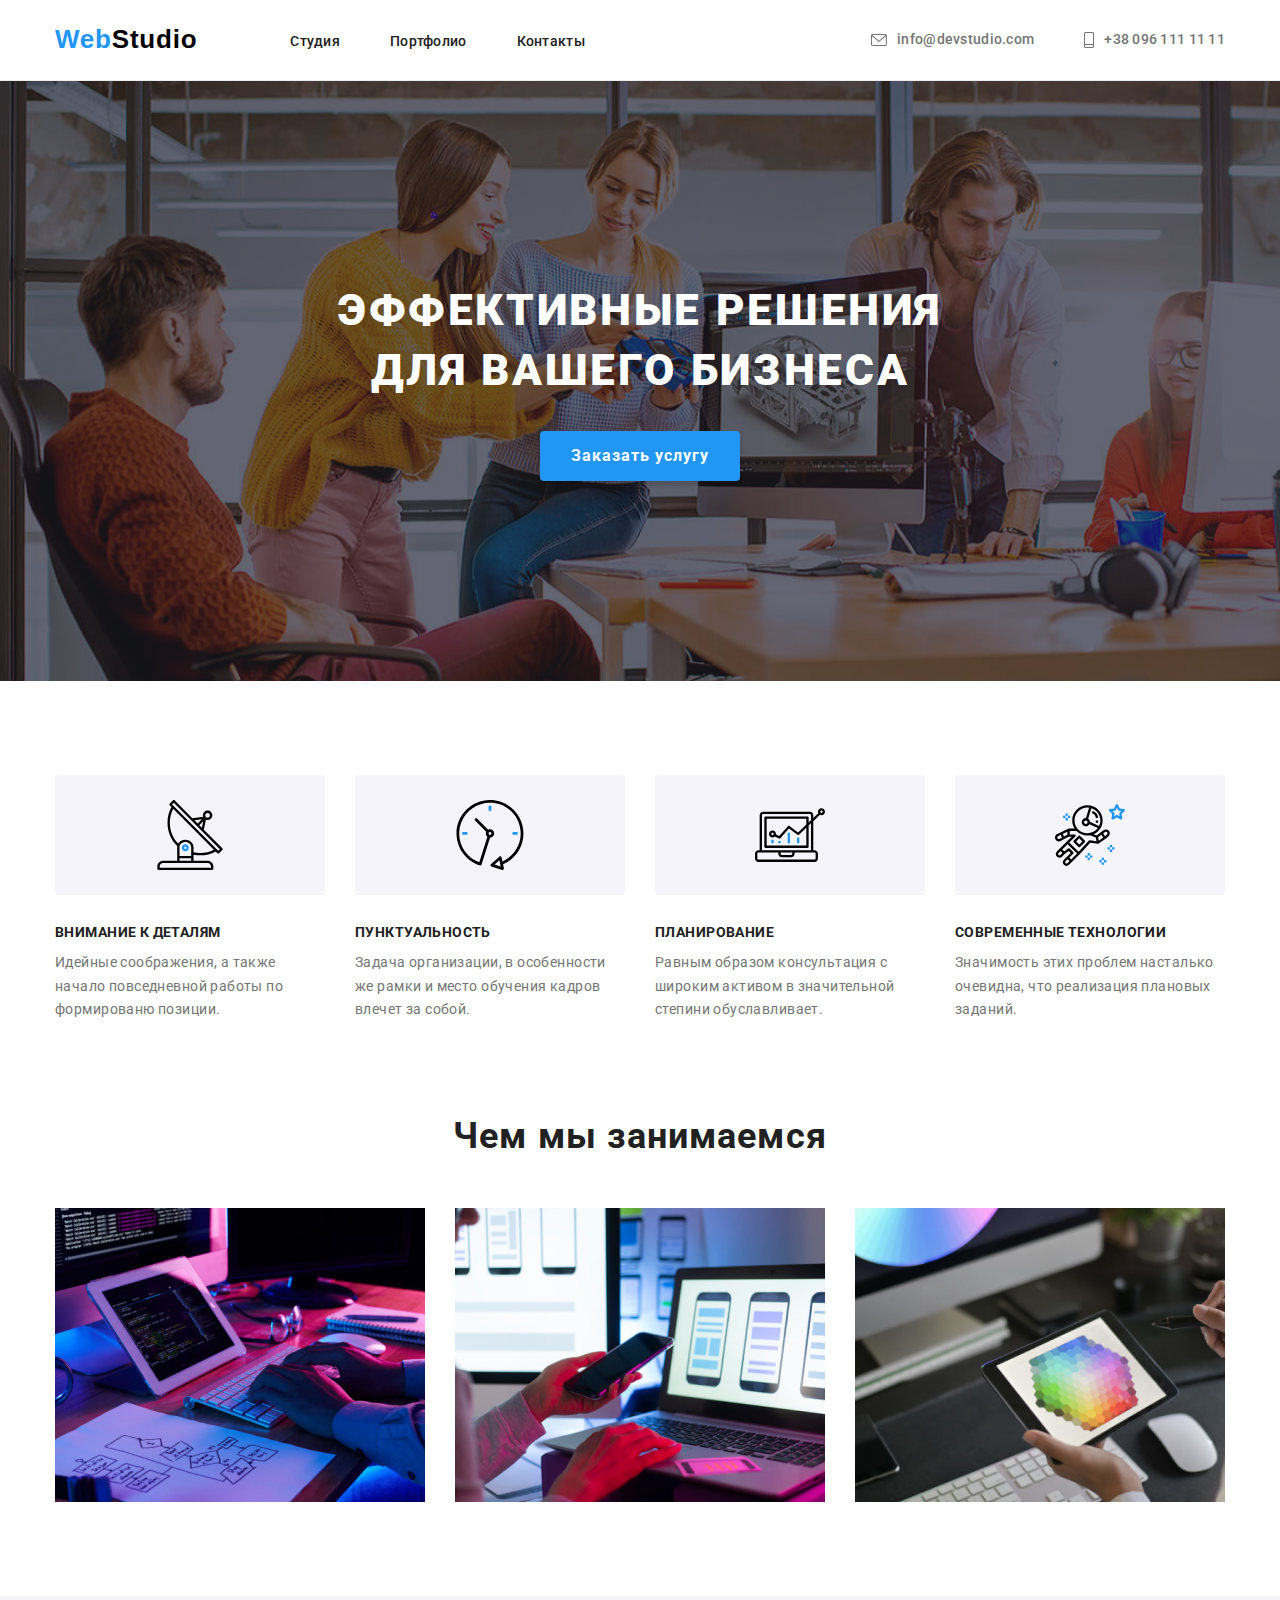
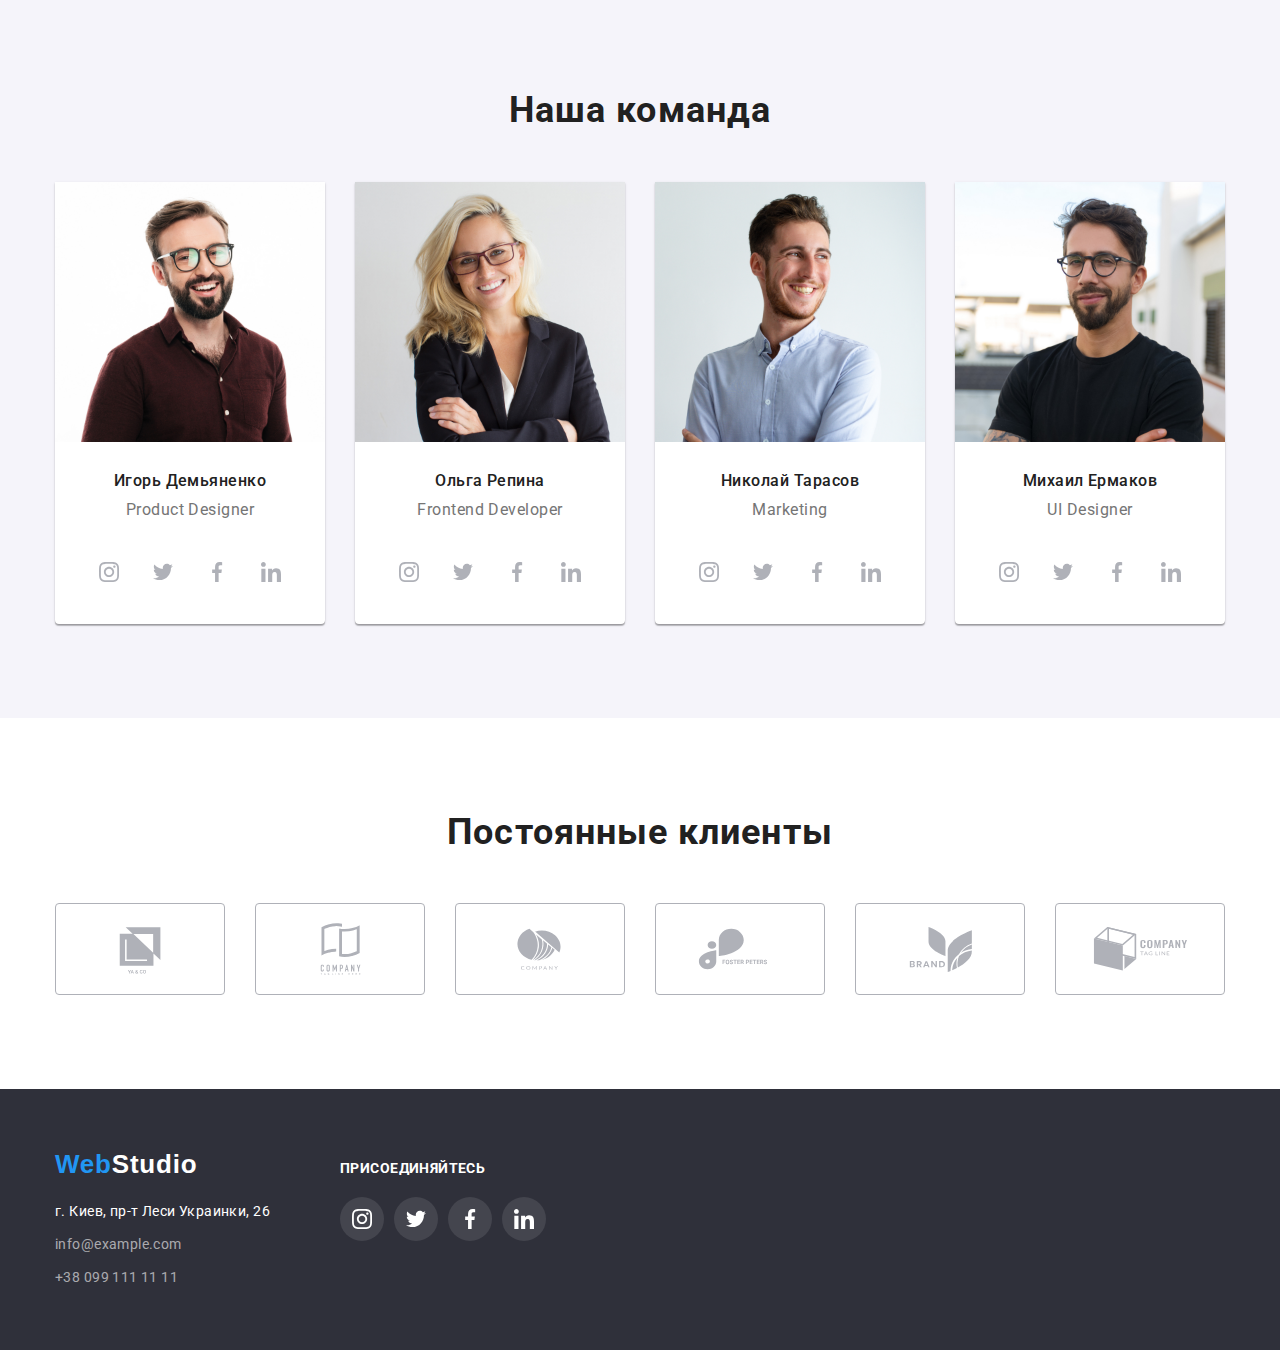
<file: index.html>
<!DOCTYPE html>
<html lang="ru">
<head>
    <meta charset="UTF-8">
    <meta http-equiv="X-UA-Compatible" content="IE=edge">
    <meta name="viewport" content="width=device-width, initial-scale=1.0">
    <title>Main Page</title>
    <link rel="stylesheet" href="https://cdnjs.cloudflare.com/ajax/libs/modern-normalize/1.1.0/modern-normalize.min.css" integrity="sha512-wpPYUAdjBVSE4KJnH1VR1HeZfpl1ub8YT/NKx4PuQ5NmX2tKuGu6U/JRp5y+Y8XG2tV+wKQpNHVUX03MfMFn9Q==" crossorigin="anonymous" referrerpolicy="no-referrer" />
    <link rel="stylesheet" href="./css/styles.css">
    <link href="https://fonts.googleapis.com/css2?family=Roboto:wght@400;500;700;900&display=swap" rel="stylesheet">
</head>
<body>
    <header class="header">
        <div class="header-container container">
            <nav class="header-logo">
                <a class="header-link" href="index.html"><span class="header-link-logo">Web</span>Studio</a>   
                <ul class="header-top">
                    <li class="header-top-item">
                        <a class="header-top-link" href="#">Студия</a>
                    </li>
                    <li class="header-top-item">
                        <a class="header-top-link" href="portfolio.html">Портфолио</a>
                    </li>
                    <li class="header-top-item">
                        <a class="header-top-link" href="">Контакты</a>
                    </li>
                </ul>                 
            </nav>
            <ul class="header-bottom">                  
                <li class="header-bottom-item">
                    <a class="header-bottom-link" href="mailto:info@devstudio.com">
                        <svg class="header-bottom-icon" width="16" height="12">
                            <use href="./images/icons.svg#icon-letter" ></use>
                        </svg> 
                        info@devstudio.com
                    </a>        
                </li>
                <li class="header-bottom-item">
                    <a class="header-bottom-link" href="tel:+380961111111">
                        <svg class="header-bottom-icon" width="10" height="16">
                            <use href="./images/icons.svg#icon-phone"></use>
                        </svg>
                        +38 096 111 11 11
                    </a>
                </li>
            </ul>
        </div>
    </header>
    <main>
        <section class="info">
            <div class="info-container container">
                <h1>ЭФФЕКТИВНЫЕ РЕШЕНИЯ ДЛЯ ВАШЕГО БИЗНЕСА</h1>
                <button class="info-butt" type="button">Заказать услугу</button>
            </div>
        </section>
        <section class="business">
            <div class="business-container container">
                <ul class="business-menu">
                    <li class="business-menu-item">
                        <div class="business-menu-icon">
                            <svg class="business-menu-antenna" width="70" height="70">
                                <use href="./images/icons.svg#icon-antenna"></use>
                            </svg>
                        </div>
                        <h3>ВНИМАНИЕ К ДЕТАЛЯМ</h3>
                        <p>Идейные соображения, а также начало повседневной работы по формированю позиции.</p>
                    </li>
                    <li class="business-menu-item">
                        <div class="business-menu-icon">
                            <svg class="business-menu-clock" width="70" height="70">
                                <use href="./images/icons.svg#icon-clock"></use>
                            </svg>
                        </div>
                        <h3>ПУНКТУАЛЬНОСТЬ</h3>
                        <p>Задача организации, в особенности же рамки и место обучения кадров влечет за собой.</p>
                    </li>
                    <li class="business-menu-item">
                        <div class="business-menu-icon">
                            <svg class="business-menu-diagram" width="70" height="70">
                                <use href="./images/icons.svg#icon-diagram"></use>
                            </svg>
                        </div>
                        <h3>ПЛАНИРОВАНИЕ</h3>
                        <p>Равным образом консультация с широким активом в значительной степини обуславливает.</p>
                    </li>
                    <li class="business-menu-item">
                        <div class="business-menu-icon">
                            <svg class="business-menu-astronaut" width="70" height="70">
                                <use href="./images/icons.svg#icon-astronaut"></use>
                            </svg>
                        </div>
                        <h3>СОВРЕМЕННЫЕ ТЕХНОЛОГИИ</h3>
                        <p>Значимость этих проблем насталько очевидна, что реализация плановых заданий.</p>
                    </li>
                </ul>
            </div>
        </section>
        <section class="work">
            <div class="work-container container">
                <h2>Чем мы занимаемся</h2>
                <ul class="work-list">
                    <li class="work-list-item">
                        <img src="./images/img1.jpg" alt="печатает на клавиатуре" width="370">
                    </li>
                    <li class="work-list-item">
                        <img src="./images/img2.jpg" alt="работа с телефоном и компьютером" width="370">
                    </li>
                    <li class="work-list-item">
                        <img src="./images/img3.jpg" alt="палитра цветов на планшете" width="370">
                    </li>
                </ul>
            </div>
        </section>
        <section class="team">
            <div class="team-container container">
                <h2>Наша команда</h2>
                <ul class="team-list">
                    <li class="team-list-item">
                        <img src="./images/img4.jpg" alt="Игорь Демьяненко" width="270">
                        <h3>Игорь Демьяненко</h3>
                        <p>Product Designer</p>
                        <ul class="socialnetworks-list">
                            <li class="socialnetworks-item">
                                <a href="" class="socialnetworks-link">
                                    <svg class="socialnetworks-icon" width="20" height="20">
                                        <use href="./images/icons.svg#icon-instagram"></use>
                                    </svg>
                                </a>
                            </li>
                            <li class="socialnetworks-item">
                                <a href="" class="socialnetworks-link">
                                    <svg class="socialnetworks-icon" width="20" height="20">
                                        <use href="./images/icons.svg#icon-twitter"></use>
                                    </svg>
                                </a>
                            </li>
                            <li class="socialnetworks-item">
                                <a href="" class="socialnetworks-link">
                                    <svg class="socialnetworks-icon" width="20" height="20">
                                        <use href="./images/icons.svg#icon-facebook"></use>
                                    </svg>
                                </a>
                            </li>
                            <li class="socialnetworks-item">
                                <a href="" class="socialnetworks-link">
                                    <svg class="socialnetworks-icon" width="20" height="20">
                                        <use href="./images/icons.svg#icon-linkedin"></use>
                                    </svg>
                                </a>
                            </li>
                        </ul>
                    </li>
                    <li class="team-list-item">
                        <img src="./images/img5.jpg" alt="Ольга Репина" width="270">
                        <h3>Ольга Репина</h3>
                        <p>Frontend Developer</p>
                        <ul class="socialnetworks-list">
                            <li class="socialnetworks-item">
                                <a href="" class="socialnetworks-link">
                                    <svg class="socialnetworks-icon" width="20" height="20">
                                        <use href="./images/icons.svg#icon-instagram"></use>
                                    </svg>
                                </a>
                            </li>
                            <li class="socialnetworks-item">
                                <a href="" class="socialnetworks-link">
                                    <svg class="socialnetworks-icon" width="20" height="20">
                                        <use href="./images/icons.svg#icon-twitter"></use>
                                    </svg>
                                </a>
                            </li>
                            <li class="socialnetworks-item">
                                <a href="" class="socialnetworks-link">
                                    <svg class="socialnetworks-icon" width="20" height="20">
                                        <use href="./images/icons.svg#icon-facebook"></use>
                                    </svg>
                                </a>
                            </li>
                            <li class="socialnetworks-item">
                                <a href="" class="socialnetworks-link">
                                    <svg class="socialnetworks-icon" width="20" height="20">
                                        <use href="./images/icons.svg#icon-linkedin"></use>
                                    </svg>
                                </a>
                            </li>
                        </ul>
                    </li>
                    <li class="team-list-item">
                        <img src="./images/img6.jpg" alt="Николай Тарасов" width="270">
                        <h3>Николай Тарасов</h3>
                        <p>Marketing</p>
                        <ul class="socialnetworks-list">
                            <li class="socialnetworks-item">
                                <a href="" class="socialnetworks-link">
                                    <svg class="socialnetworks-icon" width="20" height="20">
                                        <use href="./images/icons.svg#icon-instagram"></use>
                                    </svg>
                                </a>
                            </li>
                            <li class="socialnetworks-item">
                                <a href="" class="socialnetworks-link">
                                    <svg class="socialnetworks-icon" width="20" height="20">
                                        <use href="./images/icons.svg#icon-twitter"></use>
                                    </svg>
                                </a>
                            </li>
                            <li class="socialnetworks-item">
                                <a href="" class="socialnetworks-link">
                                    <svg class="socialnetworks-icon" width="20" height="20">
                                        <use href="./images/icons.svg#icon-facebook"></use>
                                    </svg>
                                </a>
                            </li>
                            <li class="socialnetworks-item">
                                <a href="" class="socialnetworks-link">
                                    <svg class="socialnetworks-icon" width="20" height="20">
                                        <use href="./images/icons.svg#icon-linkedin"></use>
                                    </svg>
                                </a>
                            </li>
                        </ul>
                    </li>
                    <li class="team-list-item">
                        <img src="./images/img7.jpg" alt="Михаил Ермаков" width="270">
                        <h3>Михаил Ермаков</h3>
                        <p>UI Designer</p>
                        <ul class="socialnetworks-list">
                            <li class="socialnetworks-item">
                                <a href="" class="socialnetworks-link">
                                    <svg class="socialnetworks-icon" width="20" height="20">
                                        <use href="./images/icons.svg#icon-instagram"></use>
                                    </svg>
                                </a>
                            </li>
                            <li class="socialnetworks-item">
                                <a href="" class="socialnetworks-link">
                                    <svg class="socialnetworks-icon" width="20" height="20">
                                        <use href="./images/icons.svg#icon-twitter"></use>
                                    </svg>
                                </a>
                            </li>
                            <li class="socialnetworks-item">
                                <a href="" class="socialnetworks-link">
                                    <svg class="socialnetworks-icon" width="20" height="20">
                                        <use href="./images/icons.svg#icon-facebook"></use>
                                    </svg>
                                </a>
                            </li>
                            <li class="socialnetworks-item">
                                <a href="" class="socialnetworks-link">
                                    <svg class="socialnetworks-icon" width="20" height="20">
                                        <use href="./images/icons.svg#icon-linkedin"></use>
                                    </svg>
                                </a>
                            </li>
                        </ul>
                    </li>
                </ul>
            </div>
        </section>
        <section class="customers">
            <div class="container-customers container">
                <h2>Постоянные клиенты</h2>
                <ul class="customers-list">
                    <li class="customers-item">
                        <a href="" class="customers-link">
                            <svg class="customers-icon" width="106" height="60">
                                <use href="./images/icons.svg#icon-Logo1"></use>
                            </svg>
                        </a>
                    </li>
                    <li class="customers-item">
                        <a href="" class="customers-link">
                            <svg class="customers-icon" width="106" height="60">
                                <use href="./images/icons.svg#icon-Logo2"></use>
                            </svg>
                        </a>
                    </li>
                    <li class="customers-item">
                        <a href="" class="customers-link">
                            <svg class="customers-icon" width="106" height="60">
                                <use href="./images/icons.svg#icon-Logo3"></use>
                            </svg>
                        </a>
                    </li>
                    <li class="customers-item">
                        <a href="" class="customers-link">
                            <svg class="customers-icon" width="106" height="60">
                                <use href="./images/icons.svg#icon-Logo4"></use>
                            </svg>
                        </a>
                    </li>
                    <li class="customers-item">
                        <a href="" class="customers-link">
                            <svg class="customers-icon" width="106" height="60">
                                <use href="./images/icons.svg#icon-Logo5"></use>
                            </svg>
                        </a>
                    </li>
                    <li class="customers-item">
                        <a href="" class="customers-link">
                            <svg class="customers-icon" width="106" height="60">
                                <use href="./images/icons.svg#icon-Logo6"></use>
                            </svg>
                        </a>
                    </li>
                </ul>
            </div>
        </section>   
    </main>
    <footer class="footer">
        <div class="footer-info container">
            <address>
                <a class="footer-info-logo" href="index.html"><span>Web</span>Studio</a>
                <ul class="footer-menu-list">
                    <li class="footer-menu-item">
                        <a class="footer-menu-adrs" href="">г. Киев, пр-т Леси Украинки, 26</a>
                    </li>
                    <li class="footer-menu-item">
                        <a class="footer-menu-link" href="mailto:info@example.com">info@example.com</a>
                    </li>
                    <li class="footer-menu-item">
                        <a class="footer-menu-link" href="tel:+380991111111">+38 099 111 11 11</a>
                    </li>
                </ul>
            </address>
        <div class="join">
            <p>ПРИСОЕДИНЯЙТЕСЬ</p>
            <ul class="join-socnetworks">
                <li class="join-socnetworks-item">
                    <a href="" class="join-socnetworks-link">
                        <svg class="join-socnetworks-icon" width="20" height="20">
                            <use href="./images/icons.svg#icon-instagram"></use>
                        </svg>
                    </a>
                </li>
                <li class="join-socnetworks-item">
                    <a href="" class="join-socnetworks-link">
                        <svg class="join-socnetworks-icon" width="20" height="20">
                            <use href="./images/icons.svg#icon-twitter"></use>
                        </svg>
                    </a>
                </li>
                <li class="join-socnetworks-item">
                    <a href="" class="join-socnetworks-link">
                        <svg class="join-socnetworks-icon" width="20" height="20">
                            <use href="./images/icons.svg#icon-facebook"></use>
                        </svg>
                    </a>
                </li>
                <li class="join-socnetworks-item">
                    <a href="" class="join-socnetworks-link">
                        <svg class="join-socnetworks-icon" width="20" height="20">
                            <use href="./images/icons.svg#icon-linkedin"></use>
                        </svg>
                    </a>
                </li>
            </ul>
        </div>
    </div>
    </footer>
</body>
</html>
</file>
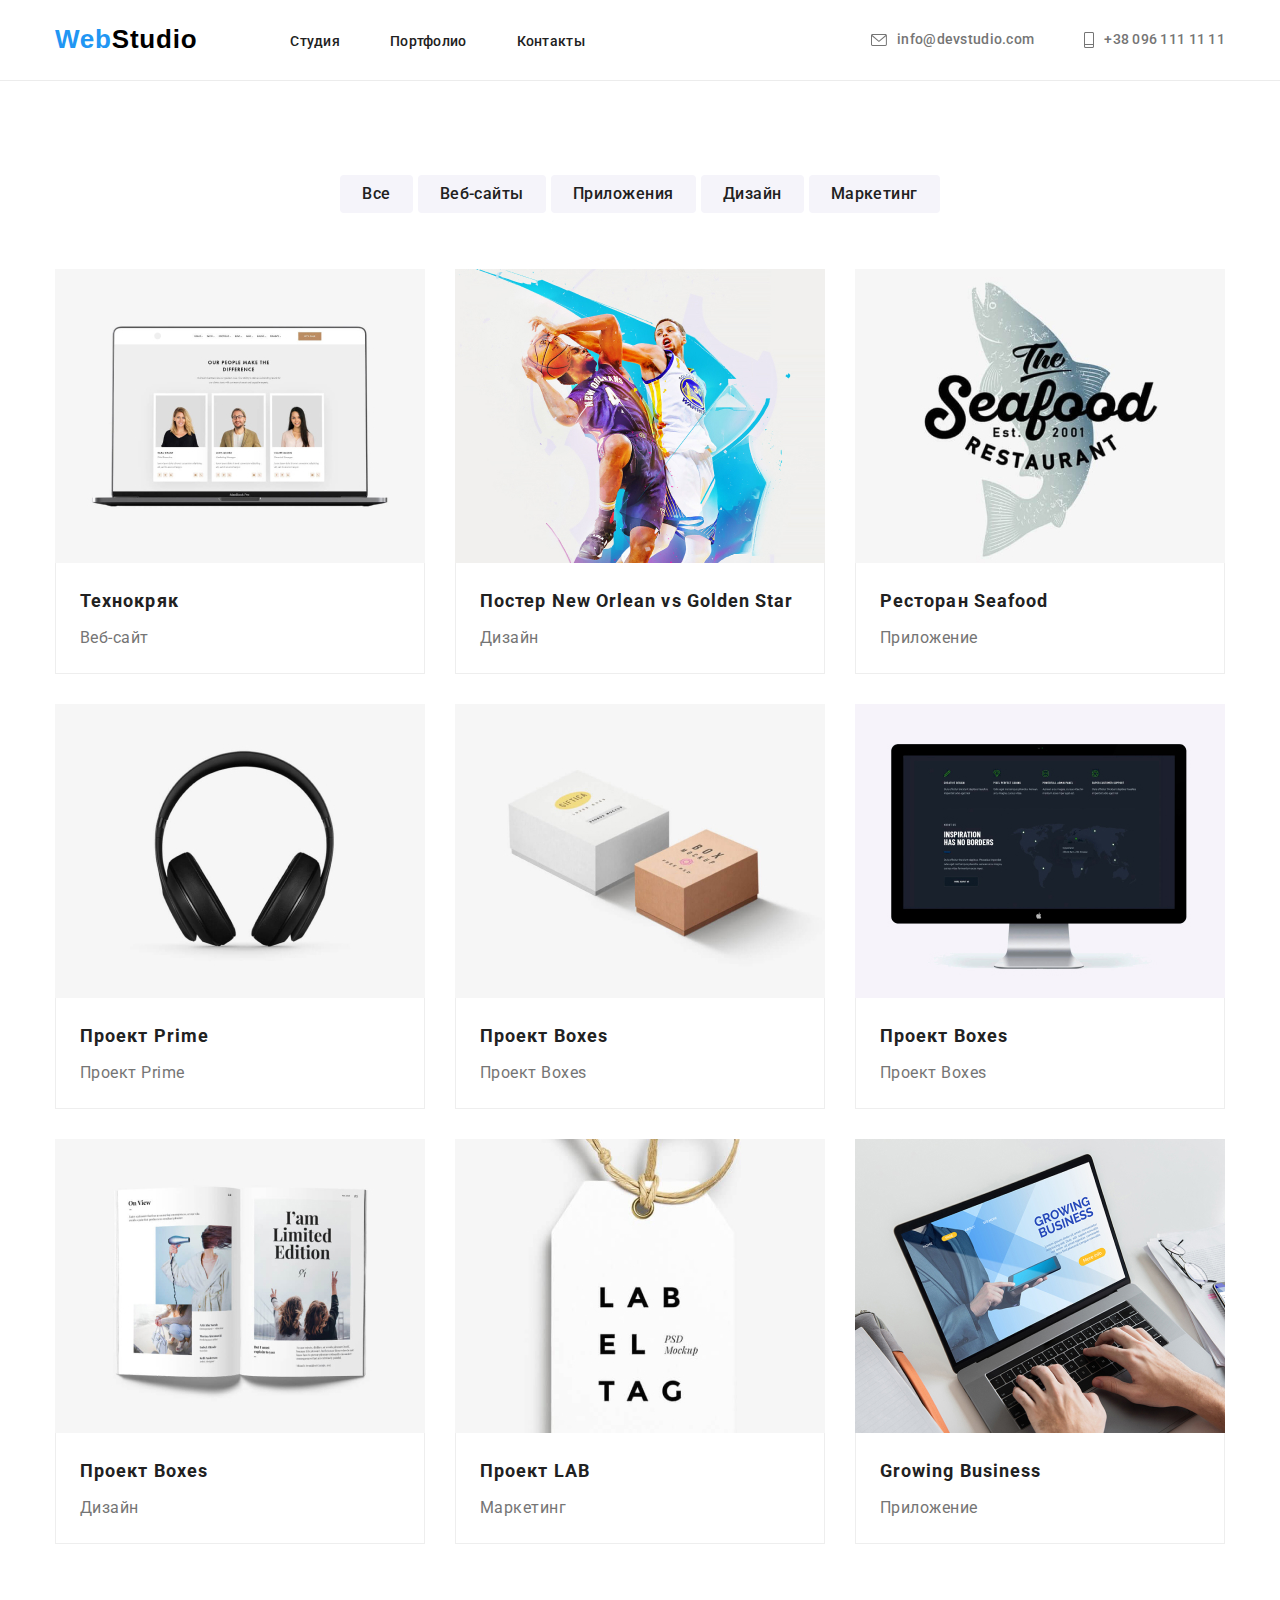
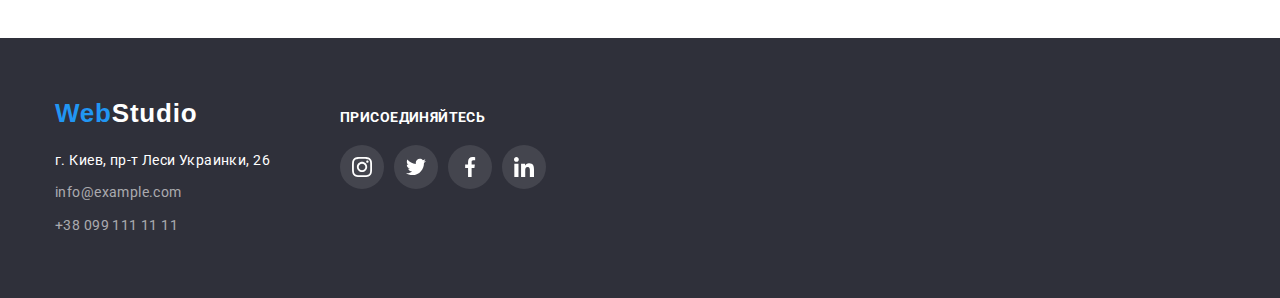
<file: portfolio.html>
<!DOCTYPE html>
<html lang="ru">
<head>
    <meta charset="UTF-8">
    <meta http-equiv="X-UA-Compatible" content="IE=edge">
    <meta name="viewport" content="width=device-width, initial-scale=1.0">
    <title>Portfolio</title>
    <link rel="stylesheet" href="https://cdnjs.cloudflare.com/ajax/libs/modern-normalize/1.1.0/modern-normalize.min.css" integrity="sha512-wpPYUAdjBVSE4KJnH1VR1HeZfpl1ub8YT/NKx4PuQ5NmX2tKuGu6U/JRp5y+Y8XG2tV+wKQpNHVUX03MfMFn9Q==" crossorigin="anonymous" referrerpolicy="no-referrer" />
    <link rel="stylesheet" href="./css/styles.css">
    <link href="https://fonts.googleapis.com/css2?family=Roboto:wght@400;500;700;900&display=swap" rel="stylesheet">
</head>
<body>
    <header class="header">
        <div class="header-container container">
            <nav class="header-logo">
                <a class="header-link" href="index.html"><span class="header-link-logo">Web</span>Studio</a>   
                <ul class="header-top">
                    <li class="header-top-item">
                        <a class="header-top-link" href="index.html">Студия</a>
                    </li>
                    <li class="header-top-item">
                        <a class="header-top-link" href="#">Портфолио</a>
                    </li>
                    <li class="header-top-item">
                        <a class="header-top-link" href="">Контакты</a>
                    </li>
                </ul>                 
            </nav>
            <ul class="header-bottom">
                <li class="header-bottom-item">
                    <a class="header-bottom-link" href="mailto:info@devstudio.com">
                        <svg class="header-bottom-icon" width="16" height="12">
                            <use href="./images/icons.svg#icon-letter" ></use>
                        </svg> 
                        info@devstudio.com
                    </a>        
                </li>
                <li class="header-bottom-item">
                    <a class="header-bottom-link" href="tel:+380961111111">
                        <svg class="header-bottom-icon" width="10" height="16">
                            <use href="./images/icons.svg#icon-phone"></use>
                        </svg>
                        +38 096 111 11 11
                    </a>
                </li>
            </ul>
        </div>
    </header>
    <main>
        <section class="projects">
            <div class="projects-container container">
                <ul class="projects-buttons">
                    <li class="projects-buttons-item">
                        <button type="button">Все</button>   
                    </li>
                    <li class="projects-buttons-item">
                        <button type="button">Веб-сайты</button>
                    </li>
                    <li class="projects-buttons-item">
                        <button type="button">Приложения</button>
                    </li>
                    <li class="projects-buttons-item">
                        <button type="button">Дизайн</button>
                    </li>
                    <li class="projects-buttons-item">
                        <button type="button">Маркетинг</button>
                    </li>
                </ul>
            
                <ul class="projects-menu">
                    <li class="projects-menu-item">
                        <a href="" class="projects-menu-link">
                            <img src="./images/img-1.jpg" alt="Веб-сайт на екране ноутбука" width="370">
                            <div class="projects-menu-info">
                                <h3>Технокряк</h3>
                                <p>Веб-сайт</p>
                            </div>
                        </a>
                    </li>
                    <li class="projects-menu-item">
                        <a href="" class="projects-menu-link">
                            <img src="./images/img-2.jpg" alt="Постер двух баскетболистов" width="370">
                            <div class="projects-menu-info">
                                <h3>Постер New Orlean vs Golden Star</h3>
                                <p>Дизайн</p>
                            </div>
                        </a>
                    </li>
                    <li  class="projects-menu-item">
                        <a href="" class="projects-menu-link">
                            <img src="./images/img-3.jpg" alt="Логотип приложения" width="370">
                            <div class="projects-menu-info">
                                <h3>Ресторан Seafood</h3>
                                <p>Приложение</p>
                            </div>
                        </a>
                    </li>
                    <li class="projects-menu-item">
                        <a href="" class="projects-menu-link">
                            <img src="./images/img-4.jpg" alt="Наушники" width="370">
                            <div class="projects-menu-info">
                                <h3>Проект Prime</h3>
                                <p>Проект Prime</p>
                            </div>
                        </a>
                    </li>
                    <li class="projects-menu-item">
                        <a href="" class="projects-menu-link">
                            <img src="./images/img-5.jpg" alt="Две коробки" width="370">
                            <div class="projects-menu-info">
                                <h3>Проект Boxes</h3>
                                <p>Проект Boxes</p>
                            </div>
                        </a>
                    </li>
                    <li class="projects-menu-item">
                        <a href="" class="projects-menu-link">
                            <img src="./images/img-6.jpg" alt="Веб-сайт на екране монитора" width="370">
                            <div class="projects-menu-info">
                                <h3>Проект Boxes</h3>
                                <p>Проект Boxes</p>
                            </div>
                        </a>
                    </li>
                    <li class="projects-menu-item">
                        <a href="" class="projects-menu-link">
                            <img src="./images/img-7.jpg" alt="Издание журнала" width="370">
                            <div class="projects-menu-info">
                                <h3>Проект Boxes</h3>
                                <p>Дизайн</p>
                            </div>
                        </a>
                    </li>
                    <li class="projects-menu-item">
                        <a href="" class="projects-menu-link">
                            <img src="./images/img-8.jpg" alt="Логотип проекта" width="370">
                        <div class="projects-menu-info">
                            <h3>Проект LAB</h3>
                            <p>Маркетинг</p>
                        </div>
                        </a>
                    </li>
                    <li class="projects-menu-item">
                        <a href="" class="projects-menu-link">
                            <img src="./images/img-9.jpg" alt="Набор текста на ноутбуке" width="370">
                        <div class="projects-menu-info">
                            <h3>Growing Business</h3>
                            <p>Приложение</p>
                        </div>
                        </a>
                    </li>
                </ul>
         </div>
        </section>
    </main>
    <footer class="footer">
        <div class="footer-info container">
            <address>
                <a class="footer-info-logo" href="index.html"><span>Web</span>Studio</a>
                <ul class="footer-menu-list">
                    <li class="footer-menu-item">
                        <a class="footer-menu-adrs" href="">г. Киев, пр-т Леси Украинки, 26</a>
                    </li>
                    <li class="footer-menu-item">
                        <a class="footer-menu-link" href="mailto:info@example.com">info@example.com</a>
                    </li>
                    <li class="footer-menu-item">
                        <a class="footer-menu-link" href="tel:+380991111111">+38 099 111 11 11</a>
                    </li>
                </ul>
            </address>
        <div class="join">
            <p>ПРИСОЕДИНЯЙТЕСЬ</p>
            <ul class="join-socnetworks">
                <li class="join-socnetworks-item">
                    <a href="" class="join-socnetworks-link">
                        <svg class="join-socnetworks-icon" width="20" height="20">
                            <use href="./images/icons.svg#icon-instagram"></use>
                        </svg>
                    </a>
                </li>
                <li class="join-socnetworks-item">
                    <a href="" class="join-socnetworks-link">
                        <svg class="join-socnetworks-icon" width="20" height="20">
                            <use href="./images/icons.svg#icon-twitter"></use>
                        </svg>
                    </a>
                </li>
                <li class="join-socnetworks-item">
                    <a href="" class="join-socnetworks-link">
                        <svg class="join-socnetworks-icon" width="20" height="20">
                            <use href="./images/icons.svg#icon-facebook"></use>
                        </svg>
                    </a>
                </li>
                <li class="join-socnetworks-item">
                    <a href="" class="join-socnetworks-link">
                        <svg class="join-socnetworks-icon" width="20" height="20">
                            <use href="./images/icons.svg#icon-linkedin"></use>
                        </svg>
                    </a>
                </li>
            </ul>
        </div>
    </div>
    </footer>
</body>
</html>
</file>
<file: css/styles.css>
html{
    box-sizing: border-box;
}
*,::before,::after{
    box-sizing: inherit;
}

body{
    padding: 0;
    margin: 0;
    font-family: 'Roboto', sans-serif;
    color: #000000;
}

h1, h2, h3, h4, h5, h6, p, ul{
    margin: 0;
    padding: 0;
}

.container{
    width: 1200px;
    padding: 0 15px;
    margin: 0 auto;
}

img{
    display: block;
    max-width: 100%;
    height: auto;
}

button:hover{
    cursor: pointer;
}

h2{
    font-family: 'Roboto';
    font-style: normal;
    font-weight: 700;
    font-size: 36px;
    line-height: 1.16;
    text-align: center;
    letter-spacing: 0.03em;
    color: #212121;
}

.header {
    border-bottom: 1px solid #ECECEC;

}


.header-container{
    display: flex;
    
    
}

.header-logo{
    display: flex;
    align-items: center;
    
}

.header-link{
    font-family: 'Raleway',sans-serif;
    font-style: normal;
    font-weight: 700;
    font-size: 26px;
    line-height: 1.19;
    letter-spacing: 0.03em;
    text-decoration: none;
    color: black;

    padding: 24px 0 25px 0;
    margin-right: 93px;

}
.header-link-logo{
    color: #2196F3;
}
.header-top{
    list-style: none;
    display: flex;
    align-items: center;
}

.header-top-item{
    margin-right: 50px;
}

.header-top-item:last-child{
    margin-right: 0;
}

.header-top-link{
    text-decoration: none;
    color: #212121;
    font-family: 'Roboto';
    font-style: normal;
    font-weight: 500;
    font-size: 14px;
    line-height: 1.14;
    letter-spacing: 0.02em;
    padding: 32px 0 32px 0;
}
.header-top-link:hover,
.header-top-link:focus{
    color: #2196F3; 
}


.header-bottom{
    list-style: none;
    display: flex;
    align-items: center;
    margin-left: auto;

}

.header-bottom-item{
    display: flex;
    margin-right: 50px;
}


.header-bottom-item:last-child{
    margin-right: 0;
}

.header-bottom-link{
    font-family: 'Roboto';
    font-style: normal;
    font-weight: 500;
    font-size: 14px;
    line-height: 1.14;
    letter-spacing: 0.02em;
    text-decoration: none;
    color: #757575;
    padding: 32px 0 32px 0;
    display: flex;
    align-items: center;
}

.header-bottom-link:hover,
.header-bottom-link:focus{
    color: #2196F3; 
}

.header-bottom-link:hover .header-bottom-icon,
.header-bottom-link:focus .header-bottom-icon{
    fill: #2196F3;
}

.header-bottom-icon{
    margin-right: 10px;
    fill: #757575;
}



/* Main */

.info{
    
    padding-top: 200px;
    padding-bottom: 200px;
    background-image: linear-gradient(rgba(47, 48, 58, 0.4),
                                      rgba(47, 48, 58, 0.4)),
                                        url(../images/background.jpg);
    background-repeat: no-repeat; 
    background-size: cover;
    max-width: 1600px;

}

.info-container{
    text-align: center;
}

.info h1{
    font-family: 'Roboto';
    font-style: normal;
    font-weight: 900;
    font-size: 44px;
    line-height: 1.36;
    letter-spacing: 0.06em;
    text-transform: uppercase;
    color: #FFFFFF;
    max-width: 696px;
    margin: 0 auto 30px;
    
}

.info-butt{
    background: #2196F3;
    box-shadow: 0px 4px 4px rgba(0, 0, 0, 0.15);
    border-radius: 4px;
    border: #FFFFFF;
    min-width: 200px;
    height: 50px;
    font-family: 'Roboto';
    font-style: normal;
    font-weight: 700;
    font-size: 16px;
    line-height: 1.87;
    letter-spacing: 0.06em;
    color: #FFFFFF;
}


.business{
    padding: 94px 0;
}

.business-menu{
    list-style: none;
    display: flex;
    gap: 30px;
    
}

.business-menu-item{
    
}

.business-menu-icon{
    background: #F5F4FA;
    border-radius: 4px; 
    /* padding: 25px 102px 25px 102px; */
    margin-bottom: 30px;
    width: 270px;
    height: 120px;
    display: flex;
    justify-content: center;
    align-items: center;
}


.business-menu-item h3{
    font-family: 'Roboto';
    font-style: normal;
    font-weight: 700;
    font-size: 14px;
    line-height: 1.14;
    letter-spacing: 0.03em;
    text-transform: uppercase;
    color: #212121;
    margin-bottom: 10px;
}
.business-menu-item p{
    font-family: 'Roboto';
    font-style: normal;
    font-weight: 400;
    font-size: 14px;
    line-height: 1.71;
    letter-spacing: 0.03em;
    color: #757575;
}


.work{
    padding-bottom: 94px;
}

.work-container h2{
    margin-bottom: 50px;
}

.work-list{
    list-style: none;
    display: flex;
    gap: 30px;
    
}


.team{
    background: #F5F4FA;
    padding-top: 94px;
    padding-bottom: 94px;
}

.team-container h2{
    margin-bottom: 50px;
}

.team-list{
    list-style: none;
    display: flex;
    gap: 30px;
    
}

.team-list-item{
    text-align: center;
    background-color: #FFFFFF;
    box-shadow: 0px 1px 3px rgba(0, 0, 0, 0.12), 
                0px 1px 1px rgba(0, 0, 0, 0.14), 
                0px 2px 1px rgba(0, 0, 0, 0.2);
    border-radius: 0px 0px 4px 4px;
    
}

.team-list h3{
    font-family: 'Roboto';
    font-style: normal;
    font-weight: 500;
    font-size: 16px;
    line-height: 1.18;
    letter-spacing: 0.03em;
    color: #212121;
    padding-top: 30px;
    margin-bottom: 10px;

}
.team-list p {
    font-family: 'Roboto';
    font-style: normal;
    font-weight: 400;
    font-size: 16px;
    line-height: 1.18;
    letter-spacing: 0.03em;
    color: #757575;
    margin-bottom: 30px;
}

.socialnetworks-list{
    list-style: none;
    display: flex;
    gap: 10px;
    padding: 0 32px 30px 32px;
}

.socialnetworks-item{
    width: 44px;
    height: 44px;
}

.socialnetworks-link{
    display: flex;
    align-items: center;
    justify-content: center;
    width: 100%;
    height: 100%;
    border-radius: 50%;
    background-color: #FFFFFF;
    color: #AFB1B8;
}

.socialnetworks-icon{
    fill: currentColor;
}

.socialnetworks-link:hover,
.socialnetworks-link:focus {
    background-color: #2196F3;
    color: #FFFFFF; 
}


/* .socialnetworks-link:hover,
.socialnetworks-link:focus {
    background-color: #2196F3; 
}
 
.socialnetworks-link:hover .socialnetworks-icon,
.socialnetworks-link:focus .socialnetworks-icon {
    fill: #FFFFFF;
} */


.customers{ 
    padding: 94px 0;
}

.container-customers h2{
    margin-bottom: 50px;
}

.customers-list{
    list-style: none;
    display: flex;
    gap: 30px;
}

.customers-link{
    border: 1px solid #AFB1B8;
    border-radius: 4px;
    padding: 16px 32px;
    width: 170px;
    height: 92px;
    display: block;
}

.customers-icon{
    fill: #AFB1B8;
}

.customers-link:hover,
.customers-link:focus {
    border-color: #2196F3;
}

.customers-link:hover .customers-icon,
.customers-link:focus .customers-icon {
    fill: #2196F3;
}


/* Footer */
.footer{
    background: #2F303A;
    padding-top: 60px;
    padding-bottom: 60px;
    
}

.footer-info{
    display: flex;
}

.footer-info-logo{
    font-family: 'Raleway',sans-serif;
    font-style: normal;
    font-weight: 700;
    font-size: 26px;
    line-height: 1.19;
    letter-spacing: 0.03em;
    color: white;
    text-decoration: none;
    display: block;
    margin-bottom: 20px;
}
.footer-info-logo span{
    color: #2196F3;
}
.footer-menu-list{
    list-style: none;
}

.footer-menu-item{
    margin-top: 9px;          
}

.footer-menu-item:first-child{
    margin-top: 0;          
}

.footer-menu-adrs{
    font-family: 'Roboto';
    font-style: normal;
    font-weight: 400;
    font-size: 14px;
    line-height:  1.7;
    letter-spacing: 0.03em;
    color: #FFFFFF;
    text-decoration: none;
}
.footer-menu-adrs:hover,
.footer-menu-adrs:focus{
    color: #2196F3;
}

.footer-menu-link{
    font-family: 'Roboto';
    font-style: normal;
    font-weight: 400;
    font-size: 14px;
    line-height: 1.7;
    letter-spacing: 0.03em;
    color: rgba(255, 255, 255, 0.6);
    text-decoration: none;
}
.footer-menu-link:hover,
.footer-menu-link:focus{
    color: #2196F3;
}


.join{
    padding-top: 12px;
    margin-left: 70px;
}

.join p{
    font-family: 'Roboto';
    font-style: normal;
    font-weight: 700;
    font-size: 14px;
    line-height: 1.1;
    letter-spacing: 0.03em; 
    color: #FFFFFF;
    margin-bottom: 20px;
}

.join-socnetworks{
    list-style: none;
    display: flex;
    gap: 10px;
}

.join-socnetworks-item{
    width: 44px;
    height: 44px;
}

.join-socnetworks-link{
    display: flex;
    align-items: center;
    justify-content: center;
    width: 100%;
    height: 100%;
    border-radius: 50%;
    background: rgba(255, 255, 255, 0.1);;
    color: #fff;
}

.join-socnetworks-icon{
    fill: currentColor;
}


.join-socnetworks-link:hover,
.join-socnetworks-link:focus {
    background-color: #2196F3;
}







/* Portfolio */

.projects{
    padding: 94px 0 94px 0;
}


.projects-buttons{
    list-style: none;
    display: flex;
    justify-content: center;
    margin-bottom: 56px;
}


.projects-buttons-item{
    margin-right: 5px;
    
}

.projects-buttons-item:last-child{
    margin-right: 0px;
    
}

.projects-buttons-item button{
    background: #F5F4FA;
    border-radius: 4px;
    border: white;
    font-family: 'Roboto';
    font-style: normal;
    font-weight: 500;
    font-size: 16px;
    line-height: 1.62;
    text-align: center;
    letter-spacing: 0.03em;
    color: #212121;
    padding: 6px 22px 6px 22px;
    
}

.projects-buttons-item button:hover,
.projects-buttons-item button:focus{
    background: #2196F3;
    box-shadow: 0px 3px 1px rgba(0, 0, 0, 0.1), 
                0px 1px 2px rgba(0, 0, 0, 0.08), 
                0px 2px 2px rgba(0, 0, 0, 0.12);
    border-radius: 4px;
    font-family: 'Roboto';
    font-style: normal;
    font-weight: 500;
    font-size: 16px;
    line-height: 1.62;
    letter-spacing: 0.03em;
    color: #FFFFFF;
    
}

.projects-menu{
    list-style: none;
    display: flex;
    flex-wrap: wrap;
    gap: 30px;
}

.projects-menu-link{
    text-decoration: none;
    display: block;
}

.projects-menu-link:hover, 
.projects-menu-link:focus {
    box-shadow: 0px 1px 1px rgba(0, 0, 0, 0.12), 
                0px 4px 4px rgba(0, 0, 0, 0.06), 
                1px 4px 6px rgba(0, 0, 0, 0.16);
}    

.projects-menu-item h3{
    font-family: 'Roboto';
    font-style: normal;
    font-weight: 700;
    font-size: 18px;
    line-height: 2;
    letter-spacing: 0.06em;
    color: #212121; 
    margin-bottom: 4px;
}
.projects-menu-item p{
    font-family: 'Roboto';
    font-style: normal;
    font-weight: 400;
    font-size: 16px;
    line-height: 1.87;
    letter-spacing: 0.03em;
    color: #757575;
}

.projects-menu-info{
    padding: 20px 24px;
    border-width: 0 1px 1px;
    border-style: solid;
    border-color: #EEEEEE;
}
</file>
